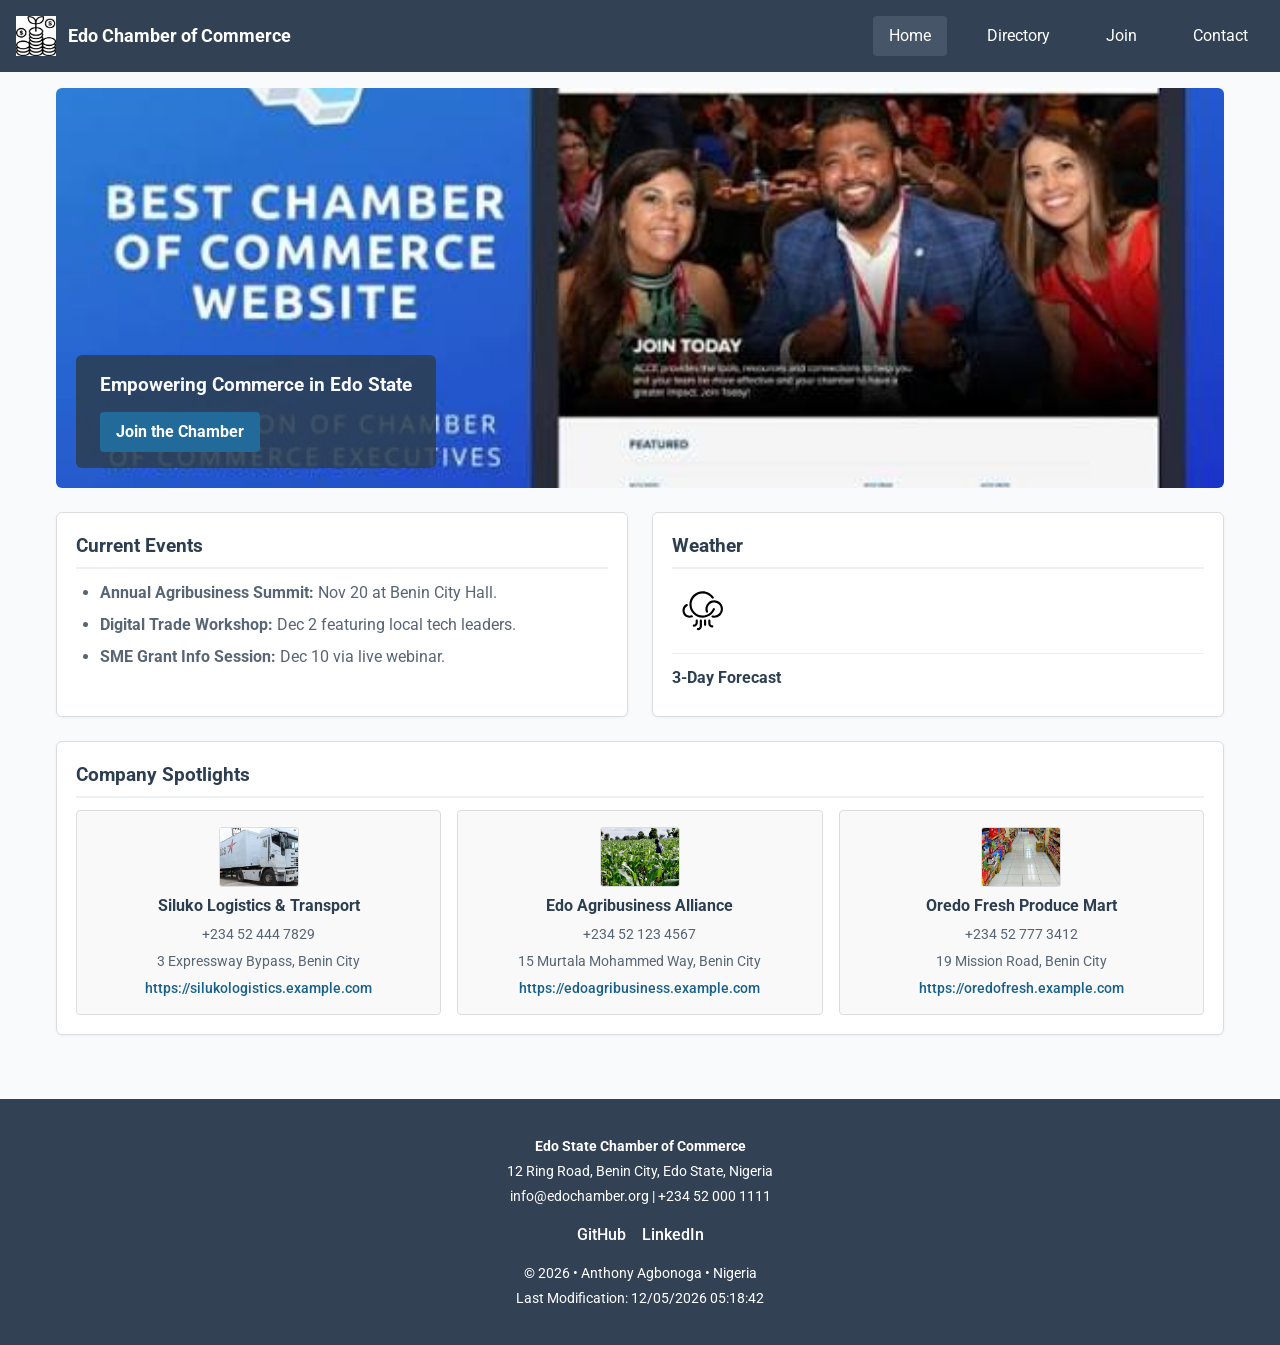
<file: chamber/index.html>
<!DOCTYPE html>
<html lang="en">

<head>
    <meta charset="UTF-8">
    <meta name="viewport" content="width=device-width, initial-scale=1.0">
    <title>Edo State Chamber of Commerce - Home</title>
    <meta name="description"
        content="Welcome to the Edo State Chamber of Commerce home page. Discover local business events, weather updates, and member spotlights.">
    <meta name="author" content="Anthony Agbonoga">

    <meta property="og:title" content="Edo State Chamber of Commerce Home">
    <meta property="og:description" content="Official landing page of the Edo State Chamber of Commerce.">
    <meta property="og:image" content="https://toniecee.github.io/wdd231/chamber/images/social-preview.jpg">
    <meta property="og:url" content="https://toniecee.github.io/wdd231/chamber/index.html">

    <link rel="icon" href="images/favicon.ico" type="image/x-icon">

    <link rel="preconnect" href="https://fonts.googleapis.com">
    <link rel="preconnect" href="https://fonts.gstatic.com" crossorigin>
    <link href="https://fonts.googleapis.com/css2?family=Roboto:wght@300;400;700&display=swap" rel="stylesheet">

    <link rel="stylesheet" href="styles/normalize.css">
    <link rel="stylesheet" href="styles/small.css">
    <link rel="stylesheet" href="styles/larger.css">

    <script src="scripts/navigation.js" defer></script>
    <script src="scripts/getdates.js" defer></script>
    <script src="scripts/home.js" defer></script>
</head>

<body>
    <header>
        <div class="logo-box">
            <img src="images/logo.png" alt="Edo State Chamber of Commerce logo" width="40" height="40">
            <span class="site-title">Edo Chamber of Commerce</span>
        </div>
        <button id="menu" aria-label="Toggle Menu"></button>
        <nav>
            <ul class="navigation">
                <li><a href="index.html" class="active">Home</a></li>
                <li><a href="directory.html">Directory</a></li>
                <li><a href="join.html">Join</a></li>
                <li><a href="#">Contact</a></li>
            </ul>
        </nav>
    </header>

    <main>
        <div class="hero">
            <img src="images/hero.jpg" alt="Edo State Business District Hero" width="1200" height="600">
            <div class="hero-msg">
                <h1>Empowering Commerce in Edo State</h1>
                <a class="cta-btn" href="join.html">Join the Chamber</a>
            </div>
        </div>

        <div class="home-grid">
            <section class="card events-card">
                <h2>Current Events</h2>
                <ul>
                    <li><strong>Annual Agribusiness Summit:</strong> Nov 20 at Benin City Hall.</li>
                    <li><strong>Digital Trade Workshop:</strong> Dec 2 featuring local tech leaders.</li>
                    <li><strong>SME Grant Info Session:</strong> Dec 10 via live webinar.</li>
                </ul>
            </section>

            <section class="card weather-card">
                <h2>Weather</h2>
                <div class="weather-content">
                    <img id="weather-icon" src="images/weather-icon.svg" alt="Current weather conditions" width="50"
                        height="50">
                    <div>
                        <p id="current-temp"></p>
                        <p id="weather-desc"></p>
                    </div>
                </div>
                <hr>
                <div id="forecast-container">
                    <h3>3-Day Forecast</h3>
                    <p id="forecast-1"></p>
                    <p id="forecast-2"></p>
                    <p id="forecast-3"></p>
                </div>
            </section>

            <section class="card spotlights-card">
                <h2>Company Spotlights</h2>
                <div id="spotlights-container"></div>
            </section>
        </div>
    </main>

    <footer>
        <div class="footer-content">
            <p><strong>Edo State Chamber of Commerce</strong></p>
            <p>12 Ring Road, Benin City, Edo State, Nigeria</p>
            <p>info@edochamber.org | +234 52 000 1111</p>
        </div>
        <div class="social-icons">
            <a href="https://github.com" target="_blank">GitHub</a>
            <a href="https://linkedin.com" target="_blank">LinkedIn</a>
        </div>
        <p>&copy; <span id="currentyear"></span> • Anthony Agbonoga • Nigeria</p>
        <p id="lastModified"></p>
    </footer>
</body>

</html>
</file>
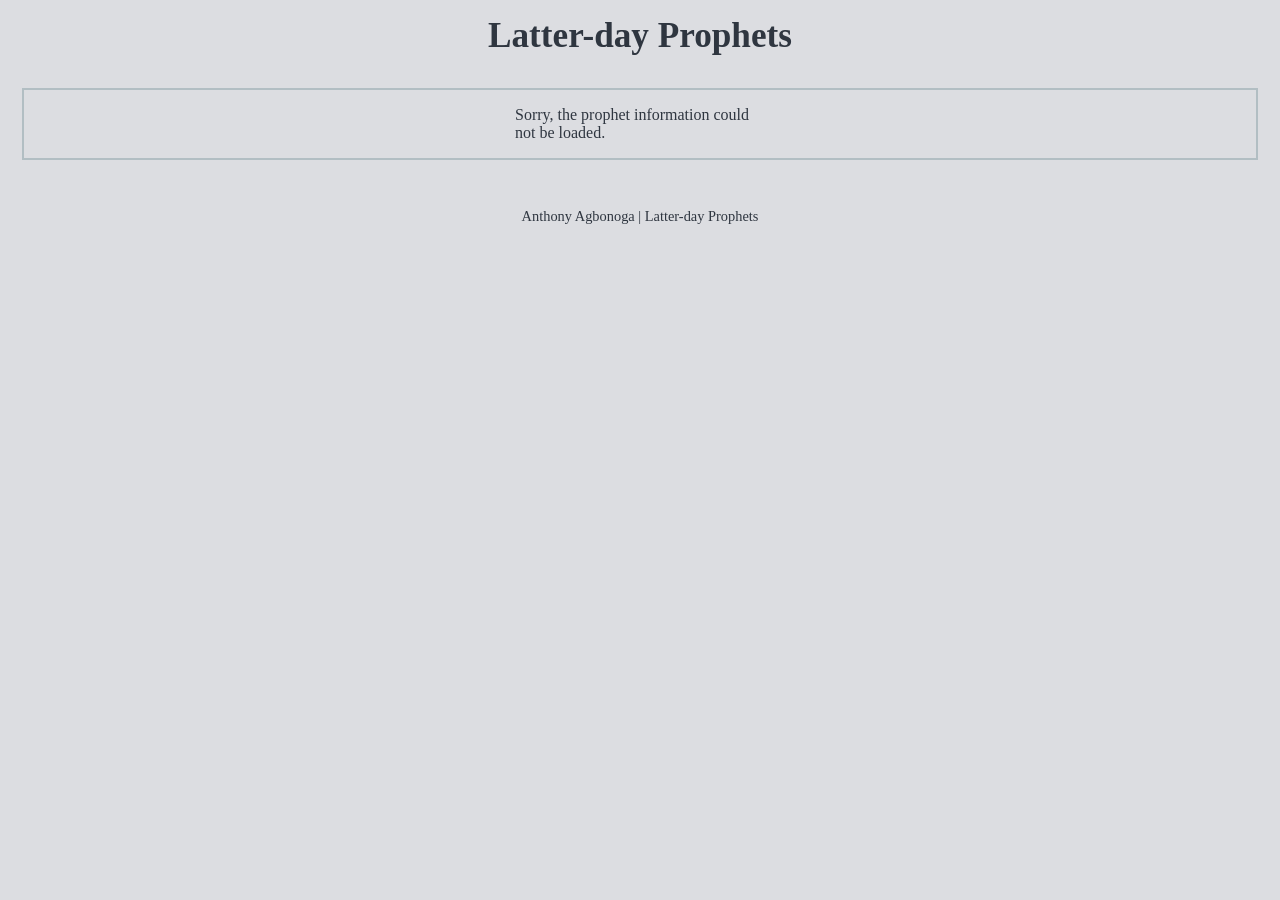
<file: prophets.html>
<!DOCTYPE html>
<html lang="en">

<head>
    <meta charset="UTF-8">
    <meta name="viewport" content="width=device-width, initial-scale=1.0">
    <title>WDD 231 - Latter-day Prophets</title>

    <!-- CSS Stylesheet -->
    <link rel="stylesheet" href="styles/prophets.css">

    <!-- JavaScript Files with defer -->
    <script src="scripts/prophets.js" defer></script>
</head>

<body>
    <header>
        <h1>Latter-day Prophets</h1>
    </header>
    <main>
        <div id="cards"></div>
    </main>
    <footer>
        Anthony Agbonoga | Latter-day Prophets
    </footer>
</body>

</html>
</file>
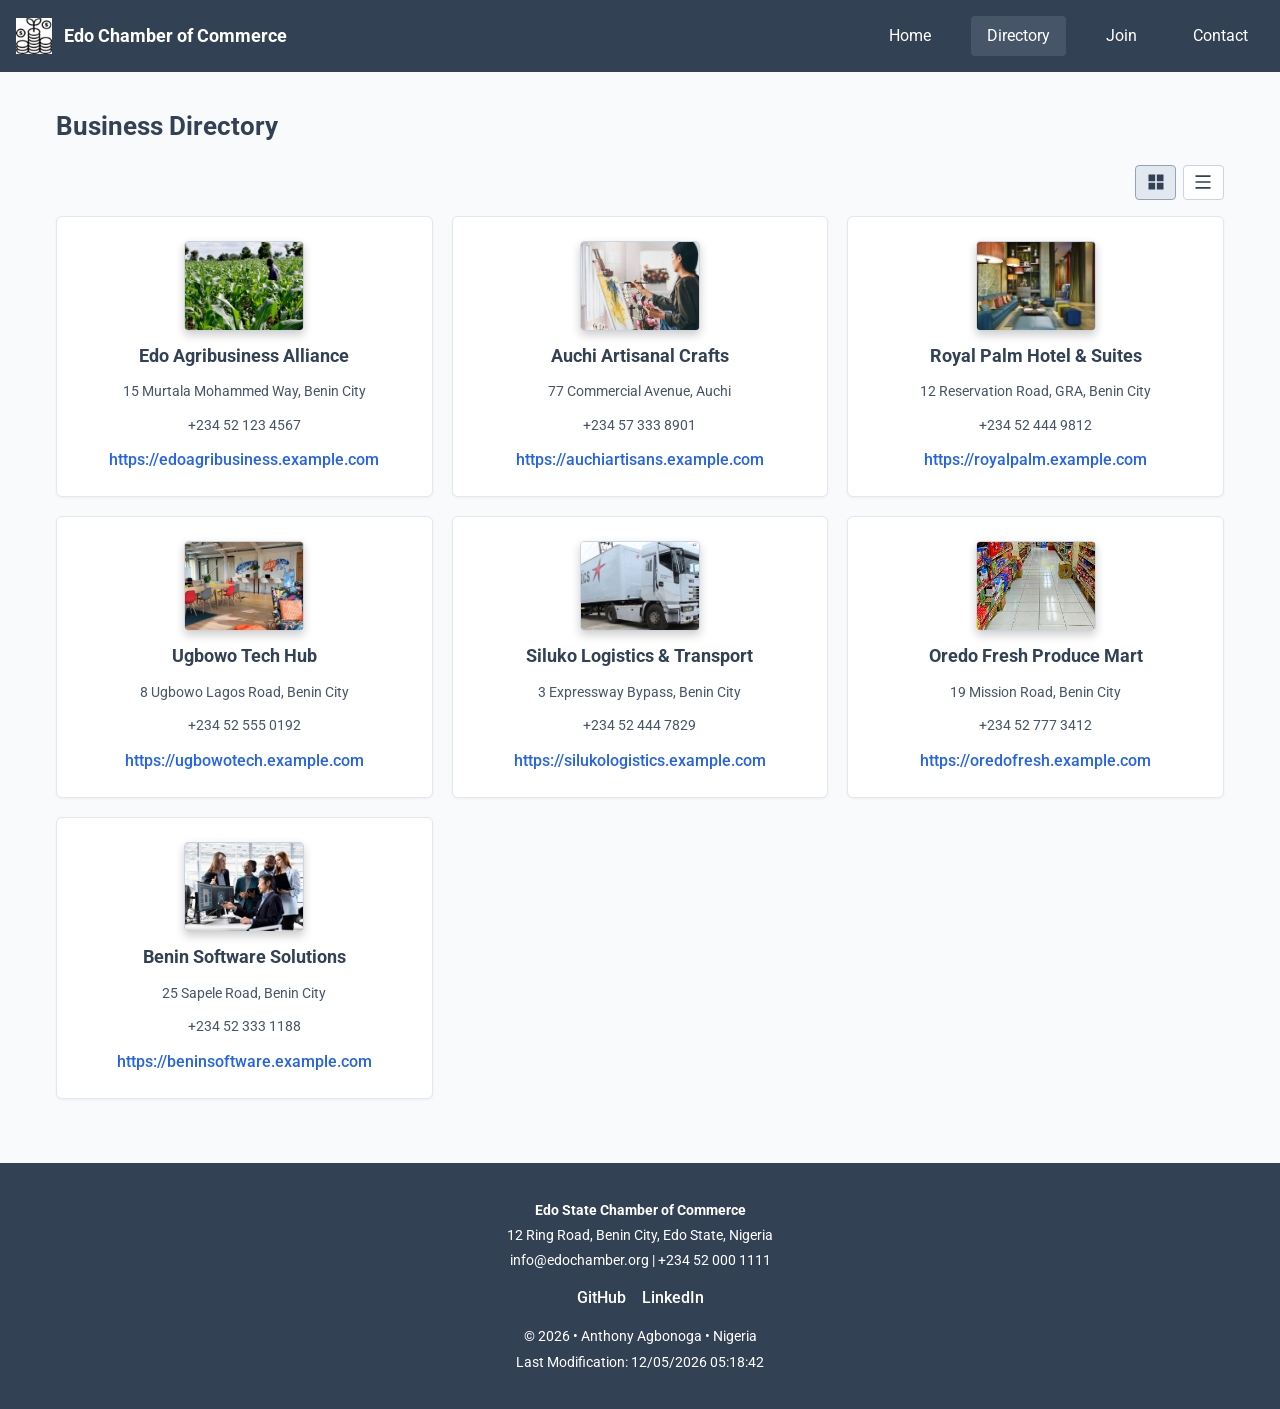
<file: chamber/directory.html>
<!DOCTYPE html>
<html lang="en">

<head>
    <meta charset="UTF-8">
    <meta name="viewport" content="width=device-width, initial-scale=1.0">
    <title>Edo State Chamber of Commerce - Directory</title>
    <meta name="description" content="Directory of member businesses in the Edo State Chamber of Commerce.">
    <meta name="author" content="Anthony Agbonoga">

    <meta property="og:title" content="Edo State Chamber of Commerce Directory">
    <meta property="og:description" content="Explore local member businesses and partners in Edo State.">
    <meta property="og:image" content="https://toniecee.github.io/wdd231/chamber/images/social-preview.jpg">
    <meta property="og:url" content="https://toniecee.github.io/wdd231/chamber/directory.html">

    <link rel="icon" href="images/favicon.ico" type="image/x-icon">

    <link rel="preconnect" href="https://fonts.googleapis.com">
    <link rel="preconnect" href="https://fonts.gstatic.com" crossorigin>
    <link href="https://fonts.googleapis.com/css2?family=Roboto:wght@300;400;700&display=swap" rel="stylesheet">

    <link rel="stylesheet" href="styles/normalize.css">
    <link rel="stylesheet" href="styles/small.css">
    <link rel="stylesheet" href="styles/larger.css">

    <script src="scripts/navigation.js" defer></script>
    <script src="scripts/getdates.js" defer></script>
    <script src="scripts/directory.js" defer></script>
</head>

<body>
    <header>
        <div class="logo-box">
            <img src="images/favicon.ico" alt="Edo State Chamber of Commerce logo" width="36" height="36">
            <span class="site-title">Edo Chamber of Commerce</span>
        </div>
        <button id="menu" type="button" aria-label="Toggle navigation" aria-expanded="false"></button>
        <nav>
            <ul class="navigation">
                <li><a href="index.html">Home</a></li>
                <li><a href="directory.html" class="active">Directory</a></li>
                <li><a href="join.html">Join</a></li>
                <li><a href="#">Contact</a></li>
            </ul>
        </nav>
    </header>

    <main>
        <h1>Business Directory</h1>

        <div class="menu-toggle-bar">
            <button id="grid" class="active" aria-label="Grid View">
                <svg viewBox="0 0 24 24" width="20" height="20">
                    <path fill="currentColor" d="M3 3h8v8H3V3m10 0h8v8h-8V3M3 13h8v8H3v-8m10 0h8v8h-8v-8Z" />
                </svg>
            </button>
            <button id="list" aria-label="List View">
                <svg viewBox="0 0 24 24" width="20" height="20">
                    <path fill="currentColor" d="M3 4h18v2H3V4m0 7h18v2H3v-2m0 7h18v2H3v-2Z" />
                </svg>
            </button>
        </div>

        <div id="members-container" class="grid"></div>
    </main>

    <footer>
        <div class="footer-content">
            <p><strong>Edo State Chamber of Commerce</strong></p>
            <p>12 Ring Road, Benin City, Edo State, Nigeria</p>
            <p>info@edochamber.org | +234 52 000 1111</p>
        </div>
        <div class="social-icons">
            <a href="https://github.com" target="_blank">GitHub</a>
            <a href="https://linkedin.com" target="_blank">LinkedIn</a>
        </div>
        <p>&copy; <span id="currentyear"></span> • Anthony Agbonoga • Nigeria</p>
        <p id="lastModified"></p>
    </footer>
</body>

</html>
</file>
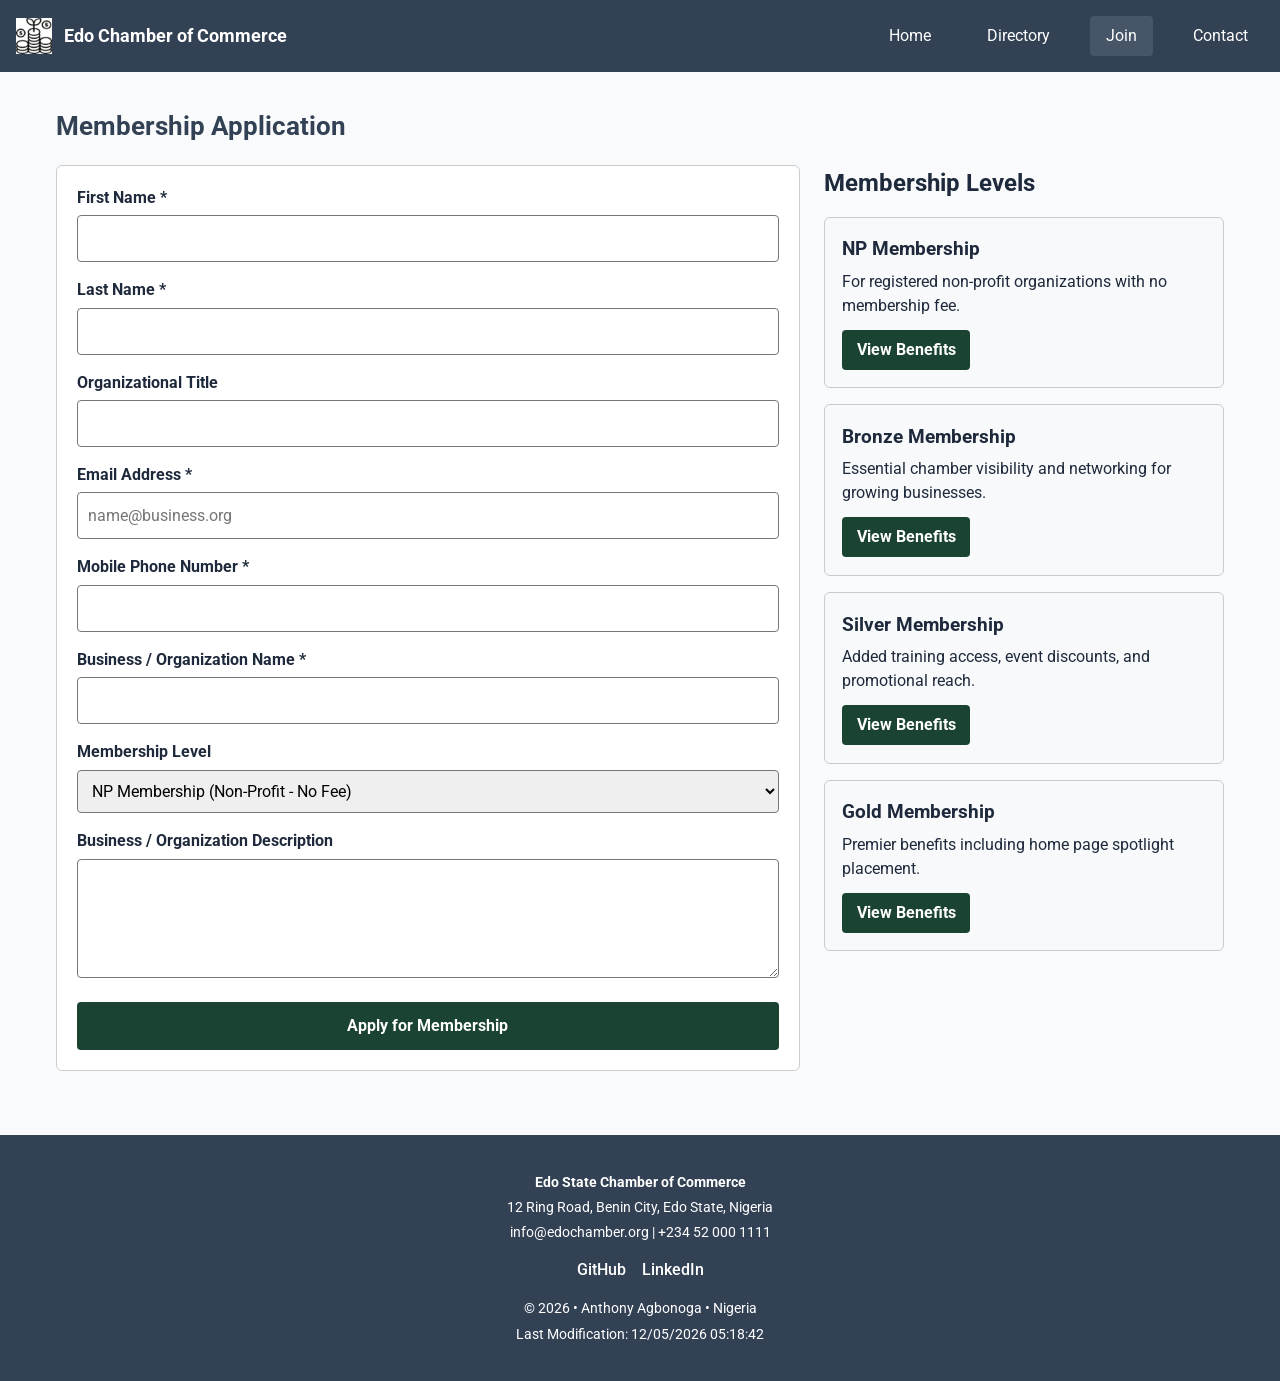
<file: chamber/join.html>
<!DOCTYPE html>
<html lang="en">

<head>
    <meta charset="UTF-8">
    <meta name="viewport" content="width=device-width, initial-scale=1.0">
    <title>Edo State Chamber of Commerce - Join</title>
    <meta name="description"
        content="Apply for membership in the Edo State Chamber of Commerce and compare NP, Bronze, Silver, and Gold benefits.">
    <meta name="author" content="Anthony Agbonoga">

    <meta property="og:title" content="Join the Edo State Chamber of Commerce">
    <meta property="og:description" content="Submit your membership application and explore chamber membership levels.">
    <meta property="og:image" content="https://toniecee.github.io/wdd231/chamber/images/social-preview.jpg">
    <meta property="og:url" content="https://toniecee.github.io/wdd231/chamber/join.html">

    <link rel="icon" href="images/favicon.ico" type="image/x-icon">

    <link rel="preconnect" href="https://fonts.googleapis.com">
    <link rel="preconnect" href="https://fonts.gstatic.com" crossorigin>
    <link href="https://fonts.googleapis.com/css2?family=Roboto:wght@300;400;700&display=swap" rel="stylesheet">

    <link rel="stylesheet" href="styles/normalize.css">
    <link rel="stylesheet" href="styles/small.css">
    <link rel="stylesheet" href="styles/larger.css">

    <script src="scripts/navigation.js" defer></script>
    <script src="scripts/getdates.js" defer></script>
    <script src="scripts/join.js" defer></script>
</head>

<body>
    <header>
        <div class="logo-box">
            <img src="images/favicon.ico" alt="Edo State Chamber of Commerce logo" width="36" height="36">
            <span class="site-title">Edo Chamber of Commerce</span>
        </div>
        <button id="menu" type="button" aria-label="Toggle navigation" aria-expanded="false"></button>
        <nav>
            <ul class="navigation">
                <li><a href="index.html">Home</a></li>
                <li><a href="directory.html">Directory</a></li>
                <li><a href="join.html" class="active">Join</a></li>
                <li><a href="#">Contact</a></li>
            </ul>
        </nav>
    </header>

    <main>
        <h1>Membership Application</h1>

        <div class="join-container">
            <form class="join-form" action="thankyou.html" method="get">
                <label>
                    First Name *
                    <input type="text" name="firstName" title="Enter your first name" autocomplete="given-name"
                        required>
                </label>

                <label>
                    Last Name *
                    <input type="text" name="lastName" title="Enter your last name" autocomplete="family-name" required>
                </label>

                <label>
                    Organizational Title
                    <input type="text" name="orgTitle"
                        title="Enter your title using at least 7 letters, spaces, or hyphens"
                        autocomplete="organization-title" pattern="[A-Za-z\- ]{7,}">
                </label>

                <label>
                    Email Address *
                    <input type="email" name="email" title="Enter your email address" autocomplete="email"
                        placeholder="name@business.org" required>
                </label>

                <label>
                    Mobile Phone Number *
                    <input type="tel" name="phone" title="Enter your mobile phone number" autocomplete="tel" required>
                </label>

                <label>
                    Business / Organization Name *
                    <input type="text" name="orgName" title="Enter your business or organization name"
                        autocomplete="organization" required>
                </label>

                <label>
                    Membership Level
                    <select name="membershipLevel" title="Select a membership level">
                        <option value="np">NP Membership (Non-Profit - No Fee)</option>
                        <option value="bronze">Bronze Membership</option>
                        <option value="silver">Silver Membership</option>
                        <option value="gold">Gold Membership</option>
                    </select>
                </label>

                <label>
                    Business / Organization Description
                    <textarea name="orgDescription" title="Describe your business or organization" rows="4"></textarea>
                </label>

                <input type="hidden" id="timestamp" name="timestamp" value="">

                <input type="submit" value="Apply for Membership">
            </form>

            <section class="membership-cards" aria-label="Membership Levels">
                <h2>Membership Levels</h2>

                <div class="level-card">
                    <h3>NP Membership</h3>
                    <p>For registered non-profit organizations with no membership fee.</p>
                    <button type="button" class="modal-open" data-modal="modal-np">View Benefits</button>
                </div>

                <div class="level-card">
                    <h3>Bronze Membership</h3>
                    <p>Essential chamber visibility and networking for growing businesses.</p>
                    <button type="button" class="modal-open" data-modal="modal-bronze">View Benefits</button>
                </div>

                <div class="level-card">
                    <h3>Silver Membership</h3>
                    <p>Added training access, event discounts, and promotional reach.</p>
                    <button type="button" class="modal-open" data-modal="modal-silver">View Benefits</button>
                </div>

                <div class="level-card">
                    <h3>Gold Membership</h3>
                    <p>Premier benefits including home page spotlight placement.</p>
                    <button type="button" class="modal-open" data-modal="modal-gold">View Benefits</button>
                </div>
            </section>
        </div>

        <dialog id="modal-np" class="level-modal">
            <h3>NP Membership Benefits</h3>
            <p><strong>Cost:</strong> Free for qualifying non-profit organizations</p>
            <ul>
                <li>Listing in the Edo State Chamber directory</li>
                <li>Access to monthly community networking meetings</li>
                <li>Community partnership announcements</li>
            </ul>
            <button type="button" class="modal-close">Close</button>
        </dialog>

        <dialog id="modal-bronze" class="level-modal">
            <h3>Bronze Membership Benefits</h3>
            <p><strong>Cost:</strong> ₦50,000 / year</p>
            <ul>
                <li>Standard business directory listing</li>
                <li>Invitations to chamber mixers and trade forums</li>
                <li>Monthly chamber newsletter updates</li>
            </ul>
            <button type="button" class="modal-close">Close</button>
        </dialog>

        <dialog id="modal-silver" class="level-modal">
            <h3>Silver Membership Benefits</h3>
            <p><strong>Cost:</strong> ₦120,000 / year</p>
            <ul>
                <li>All Bronze Membership benefits</li>
                <li>Discounts on business workshops and training sessions</li>
                <li>Reduced tickets for annual agribusiness and trade summits</li>
            </ul>
            <button type="button" class="modal-close">Close</button>
        </dialog>

        <dialog id="modal-gold" class="level-modal">
            <h3>Gold Membership Benefits</h3>
            <p><strong>Cost:</strong> ₦250,000 / year</p>
            <ul>
                <li>All Silver Membership benefits</li>
                <li>Featured spotlight rotation on the chamber home page</li>
                <li>Priority sponsorship and seating at major chamber events</li>
            </ul>
            <button type="button" class="modal-close">Close</button>
        </dialog>
    </main>

    <footer>
        <div class="footer-content">
            <p><strong>Edo State Chamber of Commerce</strong></p>
            <p>12 Ring Road, Benin City, Edo State, Nigeria</p>
            <p>info@edochamber.org | +234 52 000 1111</p>
        </div>
        <div class="social-icons">
            <a href="https://github.com" target="_blank">GitHub</a>
            <a href="https://linkedin.com" target="_blank">LinkedIn</a>
        </div>
        <p>&copy; <span id="currentyear"></span> • Anthony Agbonoga • Nigeria</p>
        <p id="lastModified"></p>
    </footer>
</body>

</html>
</file>
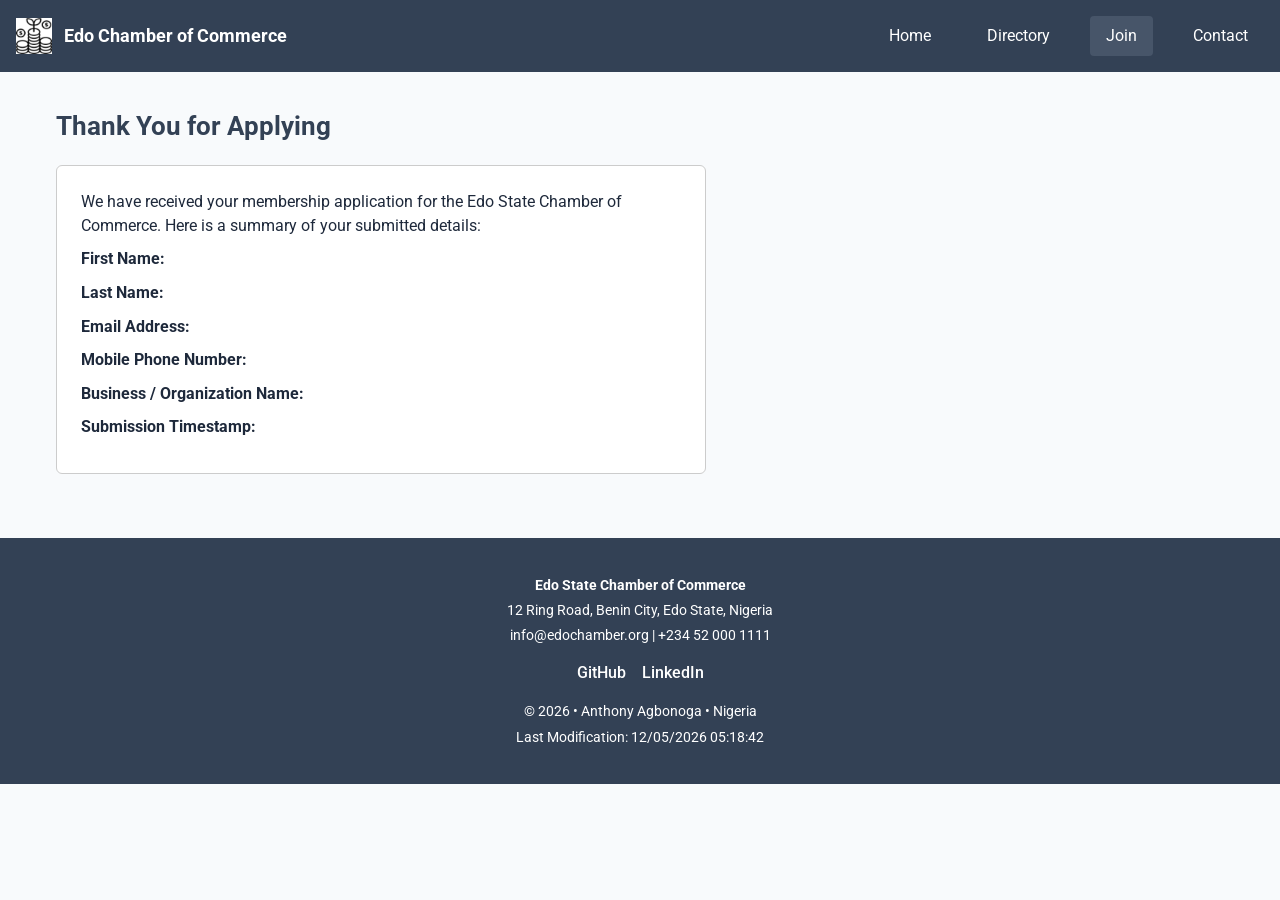
<file: chamber/thankyou.html>
<!DOCTYPE html>
<html lang="en">

<head>
    <meta charset="UTF-8">
    <meta name="viewport" content="width=device-width, initial-scale=1.0">
    <title>Edo State Chamber of Commerce - Thank You</title>
    <meta name="description" content="Membership application confirmation for the Edo State Chamber of Commerce.">
    <meta name="author" content="Anthony Agbonoga">

    <meta property="og:title" content="Application Received - Edo State Chamber of Commerce">
    <meta property="og:description"
        content="Confirmation of your Edo State Chamber of Commerce membership application.">
    <meta property="og:image" content="https://toniecee.github.io/wdd231/chamber/images/social-preview.jpg">
    <meta property="og:url" content="https://toniecee.github.io/wdd231/chamber/thankyou.html">

    <link rel="icon" href="images/favicon.ico" type="image/x-icon">

    <link rel="preconnect" href="https://fonts.googleapis.com">
    <link rel="preconnect" href="https://fonts.gstatic.com" crossorigin>
    <link href="https://fonts.googleapis.com/css2?family=Roboto:wght@300;400;700&display=swap" rel="stylesheet">

    <link rel="stylesheet" href="styles/normalize.css">
    <link rel="stylesheet" href="styles/small.css">
    <link rel="stylesheet" href="styles/larger.css">

    <script src="scripts/navigation.js" defer></script>
    <script src="scripts/getdates.js" defer></script>
    <script src="scripts/thankyou.js" defer></script>
</head>

<body>
    <header>
        <div class="logo-box">
            <img src="images/favicon.ico" alt="Edo State Chamber of Commerce logo" width="36" height="36">
            <span class="site-title">Edo Chamber of Commerce</span>
        </div>
        <button id="menu" type="button" aria-label="Toggle navigation" aria-expanded="false"></button>
        <nav>
            <ul class="navigation">
                <li><a href="index.html">Home</a></li>
                <li><a href="directory.html">Directory</a></li>
                <li><a href="join.html" class="active">Join</a></li>
                <li><a href="#">Contact</a></li>
            </ul>
        </nav>
    </header>

    <main>
        <h1>Thank You for Applying</h1>

        <section class="thankyou-card">
            <p>We have received your membership application for the Edo State Chamber of Commerce. Here is a summary of
                your submitted details:</p>
            <div id="application-summary" class="summary-details"></div>
        </section>
    </main>

    <footer>
        <div class="footer-content">
            <p><strong>Edo State Chamber of Commerce</strong></p>
            <p>12 Ring Road, Benin City, Edo State, Nigeria</p>
            <p>info@edochamber.org | +234 52 000 1111</p>
        </div>
        <div class="social-icons">
            <a href="https://github.com" target="_blank">GitHub</a>
            <a href="https://linkedin.com" target="_blank">LinkedIn</a>
        </div>
        <p>&copy; <span id="currentyear"></span> • Anthony Agbonoga • Nigeria</p>
        <p id="lastModified"></p>
    </footer>
</body>

</html>
</file>
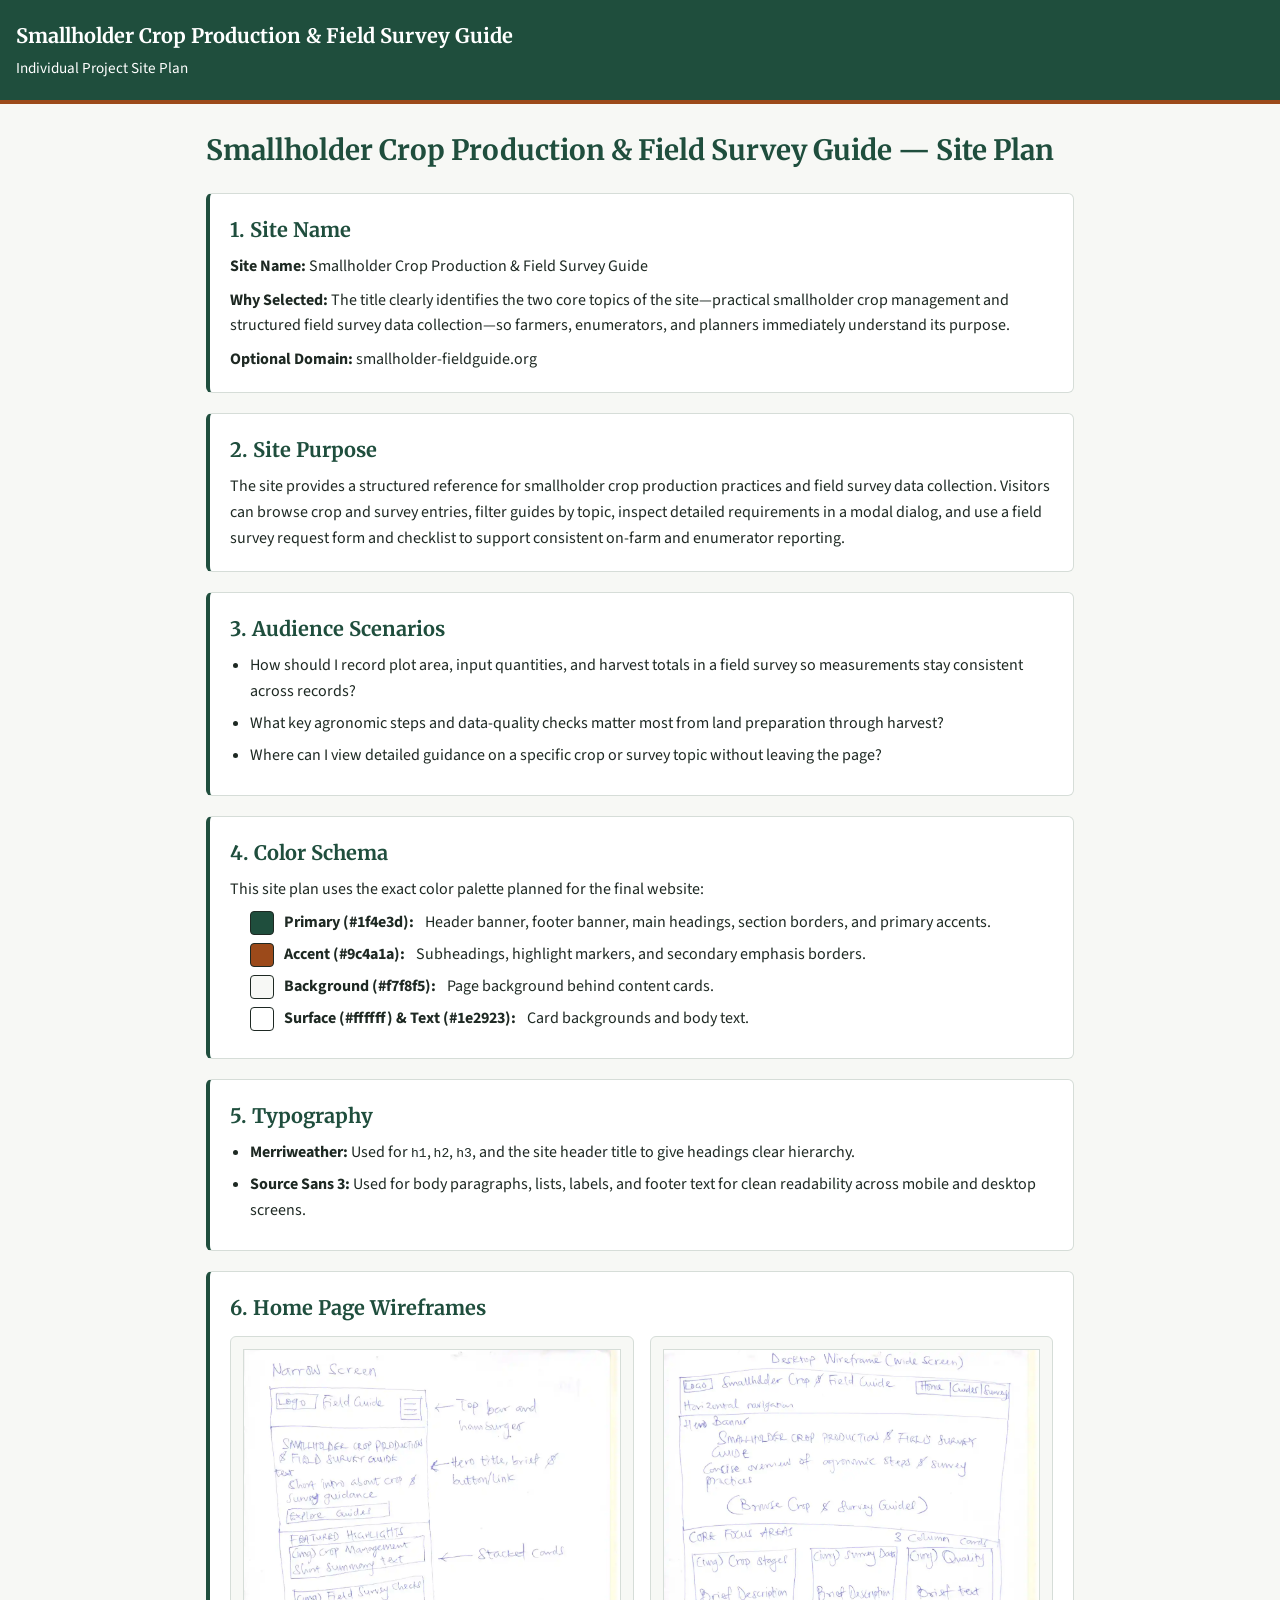
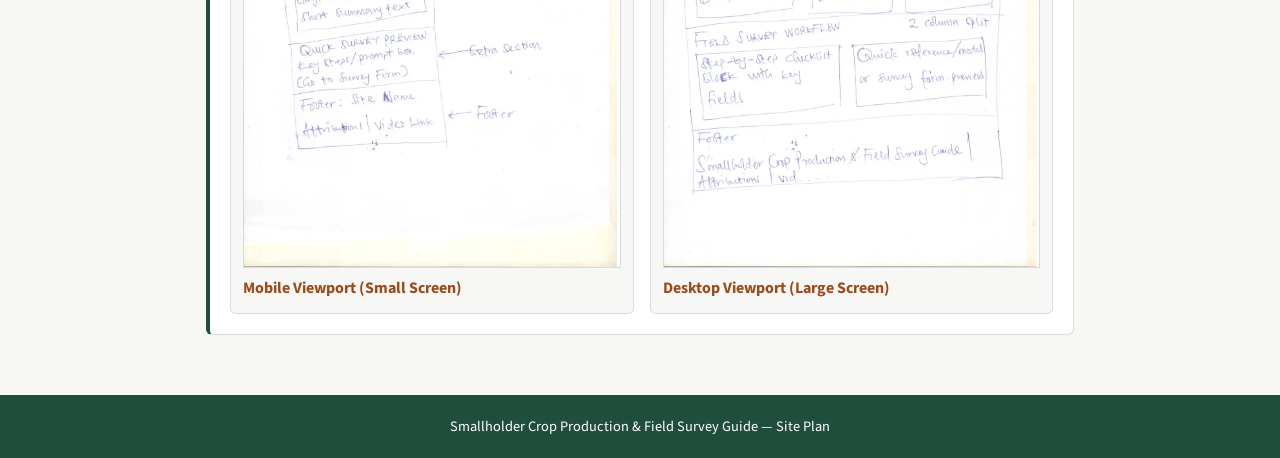
<file: final/siteplan.html>
<!DOCTYPE html>
<html lang="en">

<head>
    <meta charset="UTF-8">
    <meta name="viewport" content="width=device-width, initial-scale=1.0">
    <title>Site Plan - Smallholder Crop Production &amp; Field Survey Guide</title>
    <meta name="description"
        content="Site plan for Smallholder Crop Production &amp; Field Survey Guide, detailing site name, purpose, audience scenarios, colors, typography, and wireframes.">
    <meta name="author" content="Anthony Agbonoga">

    <link rel="preconnect" href="https://fonts.googleapis.com">
    <link rel="preconnect" href="https://fonts.gstatic.com" crossorigin>
    <link
        href="https://fonts.googleapis.com/css2?family=Merriweather:wght@700&amp;family=Source+Sans+3:wght@400;600;700&amp;display=swap"
        rel="stylesheet">

    <link rel="stylesheet" href="styles/siteplan.css">
</head>

<body>
    <header class="site-header">
        <div class="container">
            <p class="site-brand">Smallholder Crop Production &amp; Field Survey Guide</p>
            <p class="plan-subhead">Individual Project Site Plan</p>
        </div>
    </header>

    <main class="container">
        <h1>Smallholder Crop Production &amp; Field Survey Guide — Site Plan</h1>

        <section class="plan-card" id="site-name">
            <h2>1. Site Name</h2>
            <p><strong>Site Name:</strong> Smallholder Crop Production &amp; Field Survey Guide</p>
            <p><strong>Why Selected:</strong> The title clearly identifies the two core topics of the site—practical
                smallholder crop management and structured field survey data collection—so farmers, enumerators, and
                planners immediately understand its purpose.</p>
            <p><strong>Optional Domain:</strong> smallholder-fieldguide.org</p>
        </section>

        <section class="plan-card" id="site-purpose">
            <h2>2. Site Purpose</h2>
            <p>The site provides a structured reference for smallholder crop production practices and field survey data
                collection. Visitors can browse crop and survey entries, filter guides by topic, inspect detailed
                requirements in a modal dialog, and use a field survey request form and checklist to support consistent
                on-farm and enumerator reporting.</p>
        </section>

        <section class="plan-card" id="scenarios">
            <h2>3. Audience Scenarios</h2>
            <ul>
                <li>How should I record plot area, input quantities, and harvest totals in a field survey so
                    measurements
                    stay consistent across records?</li>
                <li>What key agronomic steps and data-quality checks matter most from land preparation through harvest?
                </li>
                <li>Where can I view detailed guidance on a specific crop or survey topic without leaving the page?</li>
            </ul>
        </section>

        <section class="plan-card" id="color-scheme">
            <h2>4. Color Schema</h2>
            <p>This site plan uses the exact color palette planned for the final website:</p>
            <ul class="color-list">
                <li>
                    <span class="color-swatch swatch-primary" aria-hidden="true"></span>
                    <strong>Primary (#1f4e3d):</strong> Header banner, footer banner, main headings, section borders,
                    and
                    primary accents.
                </li>
                <li>
                    <span class="color-swatch swatch-accent" aria-hidden="true"></span>
                    <strong>Accent (#9c4a1a):</strong> Subheadings, highlight markers, and secondary emphasis borders.
                </li>
                <li>
                    <span class="color-swatch swatch-bg" aria-hidden="true"></span>
                    <strong>Background (#f7f8f5):</strong> Page background behind content cards.
                </li>
                <li>
                    <span class="color-swatch swatch-surface" aria-hidden="true"></span>
                    <strong>Surface (#ffffff) &amp; Text (#1e2923):</strong> Card backgrounds and body text.
                </li>
            </ul>
        </section>

        <section class="plan-card" id="typography">
            <h2>5. Typography</h2>
            <ul>
                <li><strong>Merriweather:</strong> Used for <code>h1</code>, <code>h2</code>, <code>h3</code>, and the
                    site header title to give headings clear hierarchy.</li>
                <li><strong>Source Sans 3:</strong> Used for body paragraphs, lists, labels, and footer text for clean
                    readability across mobile and desktop screens.</li>
            </ul>
        </section>

        <section class="plan-card" id="wireframe">
            <h2>6. Home Page Wireframes</h2>


            <div class="wireframe-grid">
                <figure class="wireframe-item">
                    <img src="images/wireframe-mobile.webp" alt="Mobile home page wireframe layout" width="360"
                        height="640" loading="lazy">
                    <figcaption>Mobile Viewport (Small Screen)</figcaption>
                </figure>

                <figure class="wireframe-item">
                    <img src="images/wireframe-desktop.webp" alt="Desktop home page wireframe layout" width="960"
                        height="600" loading="lazy">
                    <figcaption>Desktop Viewport (Large Screen)</figcaption>
                </figure>
            </div>
        </section>
    </main>

    <footer class="site-footer">
        <div class="container">
            <p>Smallholder Crop Production &amp; Field Survey Guide — Site Plan</p>
        </div>
    </footer>
</body>

</html>
</file>
<file: chamber/styles/small.css>
:root {
    --primary-color: #334155;
    --secondary-color: #475569;
    --accent-color: #2563eb;
    --bg-color: #f8fafc;
    --card-bg: #ffffff;
    --text-color: #1e293b;
}

* {
    box-sizing: border-box;
    margin: 0;
    padding: 0;
}

body {
    font-family: 'Roboto', sans-serif;
    background-color: var(--bg-color);
    color: var(--text-color);
    line-height: 1.5;
}

header {
    background-color: var(--primary-color);
    color: #fff;
    display: flex;
    justify-content: space-between;
    align-items: center;
    padding: 1rem;
    position: relative;
}

.logo-box {
    display: flex;
    align-items: center;
    gap: 0.75rem;
}

.site-title {
    font-weight: 700;
    font-size: 1.1rem;
}

.navigation {
    display: none;
    list-style: none;
}

.navigation.open {
    display: flex;
    flex-direction: column;
}

.navigation li a {
    display: block;
    padding: 1rem;
    color: #fff;
    text-decoration: none;
    text-align: center;
    border-bottom: 1px solid rgba(255, 255, 255, 0.1);
}

.navigation li a:hover,
.navigation li a.active {
    background-color: var(--secondary-color);
}

main {
    padding: 1rem;
    max-width: 1200px;
    margin: 0 auto;
}

h1 {
    text-align: left;
    margin: 1.2rem 0;
    font-size: 1.6rem;
    color: var(--primary-color);
}

.menu-toggle-bar {
    display: flex;
    justify-content: flex-end;
    gap: 0.4rem;
    margin-bottom: 1rem;
}

.menu-toggle-bar button {
    padding: 0.4rem 0.6rem;
    border: 1px solid #cbd5e1;
    background-color: white;
    color: var(--primary-color);
    border-radius: 4px;
    cursor: pointer;
    display: flex;
    align-items: center;
    justify-content: center;
}

.menu-toggle-bar button.active {
    background-color: #e2e8f0;
    border-color: #94a3b8;
}

.grid {
    display: grid;
    grid-template-columns: 1fr;
    gap: 1.2rem;
}

.grid .member-card {
    background-color: var(--card-bg);
    border-radius: 6px;
    border: 1px solid #e2e8f0;
    box-shadow: 0 1px 3px rgba(0, 0, 0, 0.05);
    padding: 1.5rem;
    text-align: center;
    display: flex;
    flex-direction: column;
    align-items: center;
    gap: 0.75rem;
}

.grid .member-card img {
    width: 120px;
    height: 90px;
    object-fit: cover;
    border-radius: 4px;
    border: 1px solid #cbd5e1;
    box-shadow: 0 4px 10px rgba(0, 0, 0, 0.2);
}

.grid .member-card h3 {
    font-size: 1.1rem;
    color: var(--primary-color);
}

.grid .member-card p {
    font-size: 0.9rem;
    color: #475569;
}

.grid .member-card a {
    color: var(--accent-color);
    text-decoration: none;
    font-weight: 500;
}

.grid .member-card a:hover {
    text-decoration: underline;
}

.list {
    display: flex;
    flex-direction: column;
    background-color: white;
    border-radius: 6px;
    border: 1px solid #e2e8f0;
    overflow: hidden;
}

.list .member-card {
    padding: 1rem 1.2rem;
    display: flex;
    justify-content: space-between;
    align-items: center;
    flex-wrap: wrap;
    gap: 1rem;
    border-bottom: 1px solid #e2e8f0;
}

.list .member-card:nth-child(even) {
    background-color: #f1f5f9;
}

.list .member-card img {
    display: none;
}

.list .member-card h3 {
    font-size: 1rem;
    color: var(--primary-color);
    flex: 2;
    min-width: 160px;
}

.list .member-card p {
    font-size: 0.9rem;
    color: #475569;
    flex: 2;
    min-width: 160px;
}

.list .member-card a {
    color: var(--accent-color);
    text-decoration: none;
    font-weight: 500;
    flex: 1.5;
    min-width: 160px;
}

footer {
    background-color: var(--primary-color);
    color: white;
    text-align: center;
    padding: 2rem 1rem;
    margin-top: 3rem;
}

.footer-content {
    margin-bottom: 1rem;
    font-size: 0.9rem;
}

.social-icons {
    display: flex;
    justify-content: center;
    gap: 1rem;
    margin-bottom: 1rem;
}

.social-icons a {
    color: white;
    text-decoration: none;
    font-weight: 500;
}

.social-icons a:hover {
    text-decoration: underline;
}

footer p {
    margin: 0.3rem 0;
    font-size: 0.85rem;
}

.hero {
    position: relative;
    margin-bottom: 1.5rem;
}

.hero img {
    width: 100%;
    height: auto;
    display: block;
    border-radius: 6px;
    max-height: 400px;
    object-fit: cover;
}

.hero-msg {
    position: absolute;
    bottom: 20px;
    left: 20px;
    background-color: rgba(44, 62, 80, 0.85);
    color: white;
    padding: 1rem 1.5rem;
    border-radius: 6px;
    display: flex;
    flex-direction: column;
    gap: 0.75rem;
    max-width: 80%;
}

.hero-msg h1 {
    font-size: 1.2rem;
    margin: 0;
    color: var(--bg-color);
}

.cta-btn {
    background-color: #216a99;
    color: white;
    padding: 0.5rem 1rem;
    text-decoration: none;
    font-weight: bold;
    border-radius: 4px;
    text-align: center;
    width: fit-content;
}

.cta-btn:hover {
    background-color: #1f618d;
}

.home-grid {
    display: flex;
    flex-direction: column;
    gap: 1.5rem;
}

.card {
    background-color: #ffffff;
    border-radius: 6px;
    border: 1px solid #dcdde1;
    padding: 1.2rem;
    box-shadow: 0 1px 3px rgba(0, 0, 0, 0.05);
}

.card h2 {
    font-size: 1.2rem;
    color: #2c3e50;
    margin-bottom: 0.75rem;
    border-bottom: 2px solid #ecf0f1;
    padding-bottom: 0.4rem;
}

.events-card ul {
    list-style-type: disc;
    padding-left: 1.5rem;
    display: flex;
    flex-direction: column;
    gap: 0.5rem;
    color: #576574;
}

.weather-content {
    display: flex;
    align-items: center;
    gap: 1rem;
}

#weather-icon {
    width: 60px;
    height: 60px;
}

.weather-card hr {
    border: none;
    border-top: 1px solid #ecf0f1;
    margin: 0.75rem 0;
}

#forecast-container h3 {
    font-size: 1rem;
    color: #2c3e50;
    margin-bottom: 0.4rem;
}

#forecast-container p {
    font-size: 0.9rem;
    color: #576574;
    margin: 0.2rem 0;
}

#spotlights-container {
    display: flex;
    flex-direction: column;
    gap: 1rem;
}

.spotlight-card {
    background-color: #f9f9f9;
    border: 1px solid #dcdde1;
    border-radius: 4px;
    padding: 1rem;
    text-align: center;
    display: flex;
    flex-direction: column;
    align-items: center;
    gap: 0.4rem;
}

.spotlight-card img {
    width: 80px;
    height: 60px;
    object-fit: cover;
    border-radius: 3px;
    border: 1px solid #dcdde1;
}

.spotlight-card h3 {
    font-size: 1rem;
    color: #2c3e50;
}

.spotlight-card p {
    font-size: 0.85rem;
    color: #576574;
}

.spotlight-card a {
    color: #17608a;
    text-decoration: none;
    font-size: 0.85rem;
    font-weight: 500;
}

#menu {
    display: block;
    font-size: 1.5rem;
    background: none;
    border: none;
    color: #fff;
    cursor: pointer;
    position: absolute;
    top: 1rem;
    right: 1rem;
}

nav {
    position: absolute;
    top: 100%;
    left: 0;
    width: 100%;
    background-color: #1e293b;
    box-shadow: 0 4px 6px rgba(0, 0, 0, 0.15);
    z-index: 10;
}

#menu::before {
    content: "≡";
}

#menu.open::before {
    content: "X";
}

.join-container {
    display: grid;
    grid-template-columns: 1fr;
    gap: 1.5rem;
    margin-top: 1rem;
}

.join-form {
    display: flex;
    flex-direction: column;
    gap: 1rem;
    padding: 1.25rem;
    border: 1px solid #ccc;
    border-radius: 6px;
    background-color: #ffffff;
}

.join-form label {
    display: flex;
    flex-direction: column;
    gap: 0.35rem;
    font-weight: 700;
}

.join-form input,
.join-form select,
.join-form textarea {
    padding: 0.65rem;
    border: 1px solid #767676;
    border-radius: 4px;
    font: inherit;
    font-weight: 400;
}

.join-form input[type="submit"] {
    margin-top: 0.5rem;
    padding: 0.75rem 1rem;
    border: none;
    border-radius: 4px;
    background-color: #1b4332;
    color: #ffffff;
    font-weight: 700;
    cursor: pointer;
}

.join-form input[type="submit"]:hover,
.join-form input[type="submit"]:focus {
    background-color: #081c15;
}

.membership-cards {
    display: flex;
    flex-direction: column;
    gap: 1rem;
}

.membership-cards h2 {
    margin: 0;
}

@keyframes cardFadeSlide {
    from {
        opacity: 0;
        transform: translateY(12px);
    }
    to {
        opacity: 1;
        transform: translateY(0);
    }
}

.level-card {
    padding: 1.1rem;
    border: 1px solid #ccc;
    border-radius: 6px;
    background-color: #f8f9fa;
    animation: cardFadeSlide 0.6s ease-out both;
}

.level-card:nth-of-type(2) {
    animation-delay: 0.1s;
}

.level-card:nth-of-type(3) {
    animation-delay: 0.2s;
}

.level-card:nth-of-type(4) {
    animation-delay: 0.3s;
}

.level-card h3 {
    margin: 0 0 0.4rem;
}

.level-card p {
    margin: 0 0 0.75rem;
}

.modal-open,
.modal-close {
    padding: 0.5rem 0.9rem;
    border: none;
    border-radius: 4px;
    background-color: #1b4332;
    color: #ffffff;
    font: inherit;
    font-weight: 700;
    cursor: pointer;
}

.level-modal {
    max-width: 450px;
    width: 90%;
    padding: 1.5rem;
    border: 1px solid #ccc;
    border-radius: 6px;
    background-color: #ffffff;
    color: #111111;
}

.level-modal::backdrop {
    background-color: rgba(0, 0, 0, 0.55);
}

.thankyou-card {
    max-width: 650px;
    padding: 1.5rem;
    border: 1px solid #ccc;
    border-radius: 6px;
    background-color: #ffffff;
}

.summary-details p {
    margin: 0.6rem 0;
}
</file>
<file: chamber/styles/larger.css>
@media (min-width: 768px) {
    #menu {
        display: none;
    }

    nav {
        position: static;
        display: block;
        width: auto;
        background: transparent;
        box-shadow: none;
    }

    .navigation {
        display: flex;
        gap: 1.5rem;
    }

    .navigation li a {
        padding: 0.5rem 1rem;
        border-bottom: none;
        border-radius: 4px;
    }

    .grid {
        grid-template-columns: repeat(3, 1fr);
    }

    .home-grid {
        display: grid;
        grid-template-columns: repeat(2, 1fr);
        gap: 1.5rem;
    }

    .spotlights-card {
        grid-column: span 2;
    }

    #spotlights-container {
        display: grid;
        grid-template-columns: repeat(3, 1fr);
        gap: 1rem;
    }

    .join-container {
        grid-template-columns: 1.3fr 0.7fr;
        align-items: start;
    }
}
</file>
<file: styles/prophets.css>
body {
    font-family: 'Georgia', serif;
    margin: 0;
    padding: 0;
    background-color: #dcdde1;
    color: #2f3640;
}

header {
    background-color: transparent;
    text-align: center;
    padding: 1rem;
}

header h1 {
    margin: 0;
    font-size: 2.2rem;
    color: #2f3640;
    font-family: 'Georgia', serif;
}

main {
    max-width: 1200px;
    margin: 1rem auto;
    padding: 1rem;
    background-color: #dcdde1;
    border: 2px solid #b2bec3;
}

#cards {
    display: grid;
    grid-template-columns: repeat(auto-fit, 250px);
    gap: 0.1rem;
    justify-content: center;
}

section {
    background-color: #bec1cc;
    border: 1px solid #718093;
    padding: 1rem 0.5rem;
    text-align: center;
    width: 100%;
    max-width: 260px;
    display: flex;
    flex-direction: column;
    align-items: center;
    box-sizing: border-box;
}

section h2 {
    font-size: 1.15rem;
    color: #2f3640;
    margin: 0.5rem 0;
    font-family: 'Georgia', serif;
}

section p {
    font-size: 0.75rem;
    margin: 0.25rem 0;
    color: #2f3640;
}

section img {
    width: 180px;
    height: 220px;
    object-fit: cover;
    margin-top: 0.75rem;
    border: 1px solid #2f3640;
    box-shadow: 0 4px 6px rgba(0, 0, 0, 0.2);
}

footer {
    text-align: center;
    padding: 1rem;
    margin-top: 2rem;
    font-size: 0.9rem;
    color: #2f3640;
}
</file>
<file: final/styles/siteplan.css>
* {
    box-sizing: border-box;
    margin: 0;
    padding: 0;
}

body {
    font-family: "Source Sans 3", sans-serif;
    background-color: #f7f8f5;
    color: #1e2923;
    line-height: 1.6;
}

header,
footer {
    background-color: #1f4e3d;
    color: #ffffff;
    padding: 1.25rem 1rem;
}

header {
    border-bottom: 4px solid #9c4a1a;
}

.site-brand {
    font-family: "Merriweather", serif;
    font-size: 1.25rem;
    font-weight: 700;
}

.plan-subhead {
    font-size: 0.95rem;
    margin-top: 0.25rem;
}

main {
    max-width: 900px;
    margin: 0 auto;
    padding: 1.5rem 1rem;
}

h1,
h2 {
    font-family: "Merriweather", serif;
    color: #1f4e3d;
}

h1 {
    font-size: 1.75rem;
    margin-bottom: 1.25rem;
}

h2 {
    font-size: 1.25rem;
    margin-bottom: 0.5rem;
}

.plan-card {
    background-color: #ffffff;
    border: 1px solid #d6ddd8;
    border-left: 4px solid #1f4e3d;
    border-radius: 6px;
    padding: 1.25rem;
    margin-bottom: 1.25rem;
}

.plan-card p {
    margin-top: 0.5rem;
}

.plan-card ul {
    margin-top: 0.5rem;
    padding-left: 1.25rem;
}

.plan-card li {
    margin-bottom: 0.4rem;
}

.color-list {
    list-style: none;
    padding-left: 0;
}

.color-list li {
    display: flex;
    align-items: center;
    gap: 0.65rem;
}

.color-swatch {
    width: 24px;
    height: 24px;
    flex-shrink: 0;
    border-radius: 4px;
    border: 1px solid #1e2923;
}

.swatch-primary {
    background-color: #1f4e3d;
}

.swatch-accent {
    background-color: #9c4a1a;
}

.swatch-bg {
    background-color: #f7f8f5;
}

.swatch-surface {
    background-color: #ffffff;
}

.wireframe-grid {
    display: grid;
    grid-template-columns: 1fr;
    gap: 1rem;
    margin-top: 0.75rem;
}

.wireframe-item {
    border: 1px solid #d6ddd8;
    border-radius: 6px;
    padding: 0.75rem;
    background-color: #f7f8f5;
}

.wireframe-item img {
    display: block;
    width: 100%;
    height: auto;
    border: 1px solid #d6ddd8;
    background-color: #ffffff;
}

.wireframe-item figcaption {
    margin-top: 0.5rem;
    font-weight: 700;
    color: #9c4a1a;
}

footer {
    text-align: center;
    font-size: 0.9rem;
    margin-top: 1rem;
}

@media (min-width: 768px) {
    .wireframe-grid {
        grid-template-columns: repeat(2, 1fr);
    }
}
</file>
